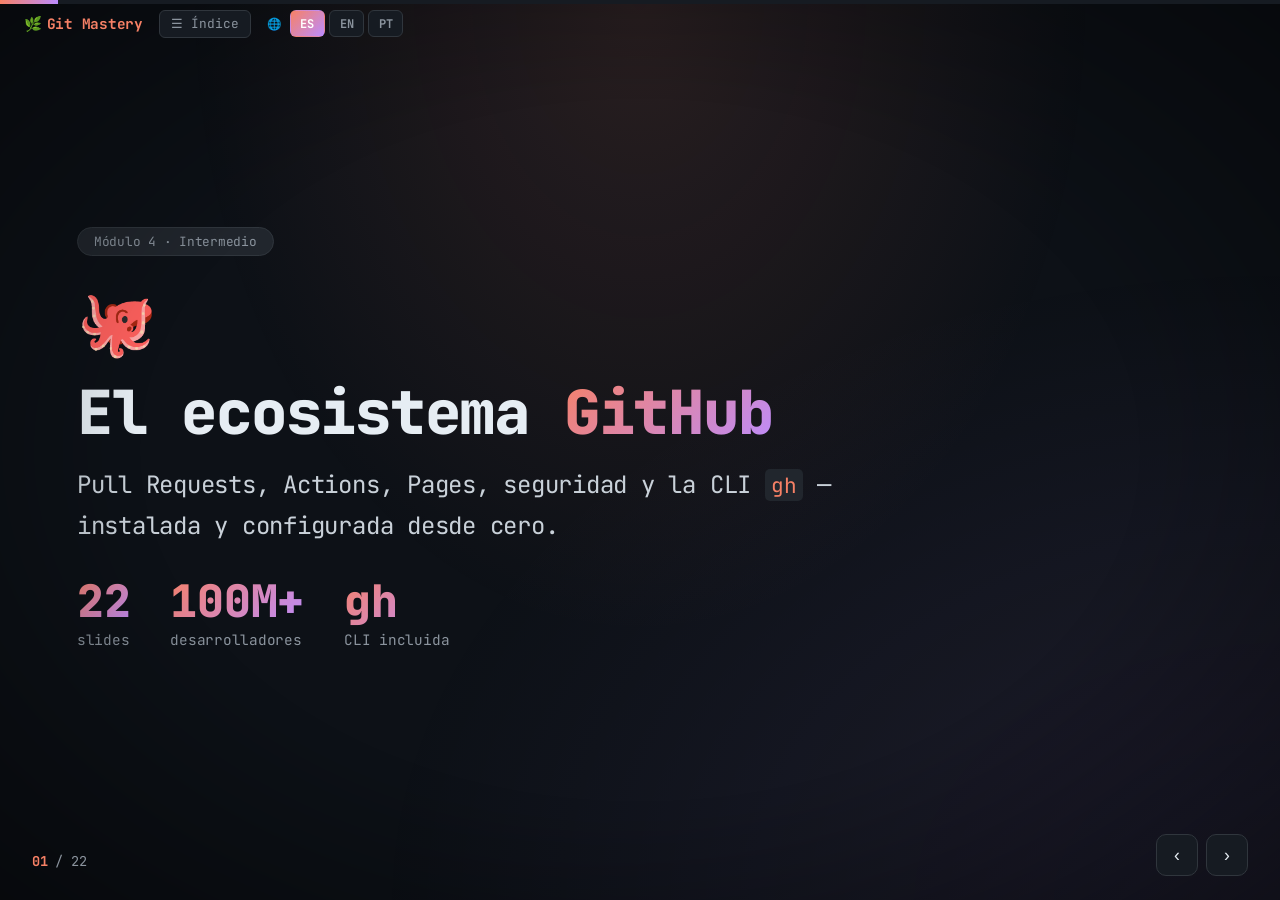
<file: 04-github.html>
<!DOCTYPE html>
<html lang="es">
<head>
<meta charset="UTF-8">
<meta name="viewport" content="width=device-width, initial-scale=1.0">
<title>GitHub — Git Mastery</title>
<link rel="stylesheet" href="assets/slides.css">
</head>
<body>
<div class="progress-wrap"><div class="progress"></div></div>
<div class="topnav">
  <a href="index.html" class="brand"><span>🌿</span>Git Mastery</a>
  <button class="toc-btn" data-nav="toc">☰ Índice</button>
</div>
<div class="counter"><span class="cur">01</span> / 00</div>
<div class="controls">
  <button class="ctrl-btn" data-nav="prev">‹</button>
  <button class="ctrl-btn" data-nav="next">›</button>
</div>
<div class="toc-overlay">
  <button class="toc-close" data-nav="close-toc">✕</button>
  <h2 data-en="Index — GitHub" data-pt="Índice — GitHub">Índice — GitHub</h2>
  <div class="toc-list"></div>
</div>
<div class="deck">

<!-- 1 -->
<section class="slide title-slide" data-title="GitHub" data-en-title="GitHub" data-pt-title="GitHub">
  <span class="badge" data-en="Module 4 · Intermediate" data-pt="Módulo 4 · Intermédio">Módulo 4 · Intermedio</span>
  <div class="emoji-big">🐙</div>
  <h1 data-en="The <span class='hl'>GitHub</span> ecosystem" data-pt="O ecossistema do <span class='hl'>GitHub</span>">El ecosistema <span class="hl">GitHub</span></h1>
  <p class="lead" data-en="Pull Requests, Actions, Pages, security and the gh CLI — installed and configured from zero." data-pt="Pull Requests, Actions, Pages, segurança e a CLI gh — instalados e configurados do zero.">Pull Requests, Actions, Pages, seguridad y la CLI <code>gh</code> — instalada y configurada desde cero.</p>
  <div class="stats">
    <div class="stat"><div class="num">22</div><div class="lbl" data-en="slides" data-pt="slides">slides</div></div>
    <div class="stat"><div class="num">100M+</div><div class="lbl" data-en="developers" data-pt="devs">desarrolladores</div></div>
    <div class="stat"><div class="num">gh</div><div class="lbl" data-en="CLI included" data-pt="CLI incluída">CLI incluida</div></div>
  </div>
</section>

<!-- 2 -->
<section class="slide" data-title="¿Qué es GitHub?" data-en-title="What is GitHub?" data-pt-title="O que é o GitHub?">
  <div class="slide-num">02</div>
  <div class="kicker" data-en="Concept" data-pt="Conceito">Concepto</div>
  <h2 data-en="What is <span class='hl'>GitHub</span>?" data-pt="O que é o <span class='hl'>GitHub</span>?">¿Qué es <span class="hl">GitHub</span>?</h2>
  <p data-en="A platform to host Git repositories in the cloud, plus collaboration, automation and security tools on top." data-pt="Uma plataforma para hospedar repositórios Git na nuvem, com ferramentas de colaboração, automação e segurança por cima.">Una plataforma para alojar repositorios Git en la nube, más herramientas de colaboración, automatización y seguridad por encima.</p>
  <div class="cards" style="max-width:1000px">
    <div class="card p"><div class="card-icon">📦</div><h4 data-en="Hosting" data-pt="Hospedagem">Hosting</h4><p data-en="Your repos in the cloud. Public free, private free." data-pt="Seus repositórios na nuvem. Públicos grátis, privados grátis.">Tus repos en la nube. Públicos gratis, privados gratis.</p></div>
    <div class="card b"><div class="card-icon">🔄</div><h4 data-en="Collaboration" data-pt="Colaboração">Colaboración</h4><p data-en="Pull Requests, Issues, Discussions, Projects." data-pt="Pull Requests, Issues, Discussions, Projects.">Pull Requests, Issues, Discussions, Projects.</p></div>
    <div class="card g"><div class="card-icon">⚙️</div><h4 data-en="Automation" data-pt="Automação">Automatización</h4><p data-en="GitHub Actions: CI/CD inside the platform." data-pt="GitHub Actions: CI/CD dentro da plataforma.">GitHub Actions: CI/CD dentro de la plataforma.</p></div>
    <div class="card o"><div class="card-icon">🛡️</div><h4 data-en="Security" data-pt="Segurança">Seguridad</h4><p data-en="Dependabot, code scanning, secret scanning." data-pt="Dependabot, code scanning, secret scanning.">Dependabot, code scanning, secret scanning.</p></div>
  </div>
</section>

<!-- 3 -->
<section class="slide" data-title="Repositorios" data-en-title="Repositories" data-pt-title="Repositórios">
  <div class="slide-num">03</div>
  <div class="kicker" data-en="Basics" data-pt="Básico">Básico</div>
  <h2 data-en="Repositories" data-pt="Repositórios">Repositorios</h2>
  <p data-en="A repo on GitHub is your project's home. Create it on the web, then connect your local Git to it." data-pt="Um repositório no GitHub é a casa do seu projeto. Crie na web e depois conecte seu Git local a ele.">Un repo en GitHub es la casa de tu proyecto. Lo creas en la web y luego conectas tu Git local a él.</p>
  <div class="code-block">
    <div class="code-header"><div class="dots"><span></span><span></span><span></span></div><span data-en="connect a local repo" data-pt="conectar um repo local">conectar un repo local</span></div>
    <pre><span class="c"># Creaste el repo vacío en github.com → conecta tu local</span>
<span class="t">git</span> <span class="k">remote</span> add origin <span class="s">git@github.com:yo/proyecto.git</span>
<span class="t">git</span> <span class="k">branch</span> -M main
<span class="t">git</span> <span class="k">push</span> -u origin main

<span class="c"># Clonar uno existente</span>
<span class="t">git</span> <span class="k">clone</span> <span class="s">git@github.com:yo/proyecto.git</span></pre>
  </div>
  <div class="note"><span class="note-label" data-en="Visibility" data-pt="Visibilidade">Visibilidad</span><p data-en="Public = anyone can read. Private = only invited people. Both are free." data-pt="Público = qualquer um pode ler. Privado = só convidados. Os dois são grátis.">Público = cualquiera puede leer. Privado = solo invitados. Ambos gratis.</p></div>
</section>

<!-- 4 -->
<section class="slide" data-title="Fork y clone" data-en-title="Fork and clone" data-pt-title="Fork e clone">
  <div class="slide-num">04</div>
  <div class="kicker" data-en="Open source" data-pt="Open source">Open source</div>
  <h2><span class="hl" data-en="Fork" data-pt="Fork">Fork</span> <span data-en="and" data-pt="e">y</span> <span class="hl" data-en="clone" data-pt="clone">clone</span></h2>
  <p data-en="A fork is your personal copy of someone else's repo. You can change it freely, then propose changes back." data-pt="Um fork é sua cópia pessoal do repositório de outra pessoa. Você muda à vontade e depois propõe as mudanças de volta.">Un fork es tu copia personal del repo de otra persona. Lo cambias libremente y luego propones cambios de vuelta.</p>
  <div class="diagram">
    <div class="node g" data-en="original" data-pt="original">original</div>
    <span class="arrow">→ fork →</span>
    <div class="node b" data-en="your fork" data-pt="seu fork">tu fork</div>
    <span class="arrow">→ clone →</span>
    <div class="node o" data-en="your PC" data-pt="seu PC">tu PC</div>
  </div>
  <div class="code-block">
    <div class="code-header"><div class="dots"><span></span><span></span><span></span></div>fork flow</div>
    <pre><span class="c"># 1. Fork en la web (botón Fork) → crea yo/proyecto</span>
<span class="c"># 2. Clona tu fork</span>
<span class="t">git</span> <span class="k">clone</span> <span class="s">git@github.com:yo/proyecto.git</span>
<span class="c"># 3. Añade el original como upstream</span>
<span class="t">git</span> <span class="k">remote</span> add upstream <span class="s">git@github.com:original/proyecto.git</span></pre>
  </div>
</section>

<!-- 5 -->
<section class="slide" data-title="Pull Requests" data-en-title="Pull Requests" data-pt-title="Pull Requests">
  <div class="slide-num">05</div>
  <div class="kicker" data-en="Core feature" data-pt="Recurso central">Recurso central</div>
  <h2><span class="hl">Pull Requests</span></h2>
  <p data-en="A PR is a proposal: 'merge my branch into main'. It shows the diff, runs checks and collects reviews before merging." data-pt="Um PR é uma proposta: 'misture minha branch no main'. Mostra o diff, roda verificações e coleta revisões antes de mesclar.">Un PR es una propuesta: 'mezcla mi rama en main'. Muestra el diff, corre chequeos y junta revisiones antes de mergear.</p>
  <div class="diagram">
    <div class="node b" data-en="feature branch" data-pt="branch feature">rama feature</div>
    <span class="arrow">→ open PR →</span>
    <div class="node p" data-en="review + CI" data-pt="revisão + CI">revisión + CI</div>
    <span class="arrow">→ merge →</span>
    <div class="node g">main</div>
  </div>
  <div class="cards" style="max-width:1000px">
    <div class="card g"><h4 data-en="1. Open" data-pt="1. Abrir">1. Abrir</h4><p data-en="Push your branch, click 'Compare & pull request', write a clear title and description." data-pt="Envie sua branch, clique em 'Compare & pull request', escreva título e descrição claros.">Sube tu rama, pulsa 'Compare & pull request', escribe título y descripción claros.</p></div>
    <div class="card b"><h4 data-en="2. Review" data-pt="2. Revisar">2. Revisar</h4><p data-en="Teammates comment line by line. Request changes or approve." data-pt="Colegas comentam linha a linha. Pedem mudanças ou aprovam.">Compañeros comentan línea por línea. Piden cambios o aprueban.</p></div>
    <div class="card p"><h4 data-en="3. Checks" data-pt="3. Verificações">3. Chequeos</h4><p data-en="Actions run tests, linters, builds. Must pass to merge." data-pt="Actions rodam testes, linters, builds. Precisam passar para mesclar.">Actions corren tests, linters, builds. Deben pasar para mergear.</p></div>
    <div class="card o"><h4 data-en="4. Merge" data-pt="4. Mesclar">4. Mergear</h4><p data-en="Merge, squash-merge or rebase-merge. Then delete the branch." data-pt="Merge, squash-merge ou rebase-merge. Depois apague a branch.">Merge, squash-merge o rebase-merge. Luego borra la rama.</p></div>
  </div>
</section>

<!-- 6 -->
<section class="slide" data-title="Issues" data-en-title="Issues" data-pt-title="Issues">
  <div class="slide-num">06</div>
  <div class="kicker" data-en="Tracking" data-pt="Rastreamento">Seguimiento</div>
  <h2><span class="hl">Issues</span></h2>
  <p data-en="Issues track bugs, tasks and ideas. Each one has a number, assignee, labels and linked PRs." data-pt="Issues rastreiam bugs, tarefas e ideias. Cada um tem número, responsável, labels e PRs vinculados.">Las Issues rastrean bugs, tareas e ideas. Cada una tiene número, responsable, labels y PRs vinculados.</p>
  <div class="code-block">
    <div class="code-header"><div class="dots"><span></span><span></span><span></span></div><span data-en="reference in commits" data-pt="referenciar em commits">referenciar en commits</span></div>
    <pre><span class="c"># Un commit puede cerrar un issue al mergear</span>
<span class="t">git</span> <span class="k">commit</span> -m <span class="s">"fix: login crash. Closes #42"</span>
<span class="c">#  Closes, Fixes, Resolves + #numero → cierra al merge</span></pre>
  </div>
  <div class="tip"><span class="tip-label" data-en="Tip" data-pt="Dica">Tip</span><p data-en="Label templates keep issues organized: bug, enhancement, good-first-issue, help-wanted." data-pt="Templates de labels mantêm issues organizadas: bug, enhancement, good-first-issue, help-wanted.">Plantillas de labels mantienen las issues ordenadas: bug, enhancement, good-first-issue, help-wanted.</p></div>
</section>

<!-- 7 -->
<section class="slide" data-title="Projects y Discussions" data-en-title="Projects and Discussions" data-pt-title="Projects e Discussions">
  <div class="slide-num">07</div>
  <div class="kicker" data-en="Beyond code" data-pt="Além do código">Más allá del código</div>
  <h2 data-en="Projects & <span class='hl'>Discussions</span>" data-pt="Projects & <span class='hl'>Discussions</span>">Projects y <span class="hl">Discussions</span></h2>
  <div class="cards" style="max-width:1000px">
    <div class="card b"><div class="card-icon">📋</div><h4 data-en="Projects" data-pt="Projects">Projects</h4><p data-en="Kanban boards that group issues and PRs across repos. Plan sprints and releases." data-pt="Quadros Kanban que agrupam issues e PRs de vários repos. Planeje sprints e releases.">Tableros Kanban que agrupan issues y PRs de varios repos. Planea sprints y releases.</p></div>
    <div class="card p"><div class="card-icon">💬</div><h4 data-en="Discussions" data-pt="Discussions">Discussions</h4><p data-en="Q&A and threads, like a forum. For questions that aren't bugs." data-pt="P&R e threads, tipo fórum. Para perguntas que não são bugs.">Preguntas y respuestas en hilos, como un foro. Para dudas que no son bugs.</p></div>
    <div class="card g"><div class="card-icon">⭐</div><h4 data-en="Stars & Watch" data-pt="Stars & Watch">Stars & Watch</h4><p data-en="Stars = bookmark/popularity. Watch = get notifications on activity." data-pt="Stars = favorito/popularidade. Watch = notificações de atividade.">Stars = favorito/popularidad. Watch = notificaciones de actividad.</p></div>
  </div>
</section>

<!-- 8 -->
<section class="slide" data-title="GitHub Actions" data-en-title="GitHub Actions" data-pt-title="GitHub Actions">
  <div class="slide-num">08</div>
  <div class="kicker" data-en="CI/CD" data-pt="CI/CD">CI/CD</div>
  <h2>GitHub <span class="hl">Actions</span></h2>
  <p data-en="Automate on events: push, PR, schedule, release. Define jobs in YAML inside .github/workflows/." data-pt="Automatize em eventos: push, PR, schedule, release. Defina jobs em YAML em .github/workflows/.">Automatiza en eventos: push, PR, schedule, release. Defines jobs en YAML dentro de .github/workflows/.</p>
  <div class="code-block">
    <div class="code-header"><div class="dots"><span></span><span></span><span></span></div>.github/workflows/ci.yml</div>
    <pre><span class="k">name</span>: CI
<span class="k">on</span>: [push, pull_request]
<span class="k">jobs</span>:
  <span class="v">test</span>:
    <span class="k">runs-on</span>: <span class="s">ubuntu-latest</span>
    <span class="k">steps</span>:
      - <span class="k">uses</span>: <span class="s">actions/checkout@v4</span>
      - <span class="k">uses</span>: <span class="s">actions/setup-node@v4</span>
        <span class="k">with</span>:
          <span class="v">node-version</span>: <span class="s">'20'</span>
      - <span class="k">run</span>: <span class="s">npm ci</span>
      - <span class="k">run</span>: <span class="s">npm test</span></pre>
  </div>
  <div class="tip"><span class="tip-label" data-en="Why it matters" data-pt="Por que importa">Por qué importa</span><p data-en="Every PR shows green/red checks. No broken code reaches main." data-pt="Todo PR mostra checks verde/vermelho. Nenhum código quebrado chega ao main.">Cada PR muestra checks verde/rojo. Ningún código roto llega a main.</p></div>
</section>

<!-- 9 -->
<section class="slide" data-title="GitHub Pages" data-en-title="GitHub Pages" data-pt-title="GitHub Pages">
  <div class="slide-num">09</div>
  <div class="kicker" data-en="Hosting" data-pt="Hospedagem">Hosting</div>
  <h2>GitHub <span class="hl">Pages</span></h2>
  <p data-en="Publish a static site for free from your repo. Great for docs and demos." data-pt="Publique um site estático grátis do seu repo. Ótimo para docs e demos.">Publica un sitio estático gratis desde tu repo. Ideal para docs y demos.</p>
  <div class="code-block">
    <div class="code-header"><div class="dots"><span></span><span></span><span></span></div><span data-en="two ways" data-pt="duas formas">dos formas</span></div>
    <pre><span class="c"># Opción A: rama gh-pages con HTML/CSS/JS</span>
<span class="t">git</span> <span class="k">switch</span> --orphan gh-pages
<span class="c"># Settings → Pages → Branch: gh-pages</span>

<span class="c"># Opción B: genera con Actions (build de Vite/Next)</span>
<span class="c"># Settings → Pages → Source: GitHub Actions</span>
<span class="c"># → URL: https://usuario.github.io/repositorio/</span></pre>
  </div>
</section>

<!-- 10 -->
<section class="slide" data-title="Releases y Tags" data-en-title="Releases and Tags" data-pt-title="Releases e Tags">
  <div class="slide-num">10</div>
  <div class="kicker" data-en="Versioning" data-pt="Versionamento">Versionado</div>
  <h2 data-en="Releases & <span class='hl'>Tags</span>" data-pt="Releases & <span class='hl'>Tags</span>">Releases y <span class="hl">Tags</span></h2>
  <div class="code-block">
    <div class="code-header"><div class="dots"><span></span><span></span><span></span></div><span data-en="tags" data-pt="tags">tags</span></div>
    <pre><span class="c"># Crear un tag anotado</span>
<span class="t">git</span> <span class="k">tag</span> -a v1.0.0 -m <span class="s">"Primera versión estable"</span>
<span class="t">git</span> <span class="k">push</span> origin v1.0.0

<span class="c"># Listar tags</span>
<span class="t">git</span> <span class="k">tag</span> --list

<span class="c"># Borrar un tag</span>
<span class="t">git</span> <span class="k">tag</span> -d v1.0.0
<span class="t">git</span> <span class="k">push</span> origin --delete v1.0.0</pre>
  </div>
  <div class="note"><span class="note-label" data-en="Release" data-pt="Release">Release</span><p data-en="A release = tag + release notes + downloadable assets. Created on the web or with the gh CLI." data-pt="Um release = tag + notas + arquivos pra baixar. Criado na web ou com a CLI gh.">Un release = tag + notas de versión + archivos descargables. Se crea en la web o con la CLI gh.</p></div>
</section>

<!-- 11 -->
<section class="slide" data-title="Seguridad" data-en-title="Security" data-pt-title="Segurança">
  <div class="slide-num">11</div>
  <div class="kicker" data-en="Security" data-pt="Segurança">Seguridad</div>
  <h2 data-en="<span class='hl'>Security</span> built in" data-pt="<span class='hl'>Segurança</span> embutida"><span class="hl">Seguridad</span> integrada</h2>
  <div class="cards" style="max-width:1000px">
    <div class="card o"><div class="card-icon">🤖</div><h4 data-en="Dependabot" data-pt="Dependabot">Dependabot</h4><p data-en="Opens PRs to bump vulnerable dependencies automatically." data-pt="Abre PRs pra atualizar dependências vulneráveis automaticamente.">Abre PRs para actualizar dependencias vulnerables automáticamente.</p></div>
    <div class="card p"><div class="card-icon">🔍</div><h4 data-en="Code scanning" data-pt="Code scanning">Code scanning</h4><p data-en="Finds vulnerabilities in your code with CodeQL on every PR." data-pt="Acha vulnerabilidades no seu código com CodeQL em todo PR.">Encuentra vulnerabilidades en tu código con CodeQL en cada PR.</p></div>
    <div class="card g"><div class="card-icon">🔐</div><h4 data-en="Secret scanning" data-pt="Secret scanning">Secret scanning</h4><p data-en="Detects pushed secrets (keys, tokens) and alerts you." data-pt="Detecta segredos enviados (chaves, tokens) e alerta.">Detecta secretos subidos (keys, tokens) y te alerta.</p></div>
    <div class="card b"><div class="card-icon">🔑</div><h4 data-en="Signed commits" data-pt="Commits assinados">Commits firmados</h4><p data-en="Verified badge proves a commit is really yours." data-pt="Selo 'Verified' prova que o commit é seu mesmo.">El sello 'Verified' prueba que el commit es tuyo de verdad.</p></div>
  </div>
</section>

<!-- 12 -->
<section class="slide" data-title="La CLI gh — instalar" data-en-title="The gh CLI — install" data-pt-title="A CLI gh — instalar">
  <div class="slide-num">12</div>
  <div class="kicker" data-en="CLI · install" data-pt="CLI · instalar">CLI · instalar</div>
  <h2 data-en="Install <span class='hl'>gh</span> — per OS" data-pt="Instalar <span class='hl'>gh</span> — por SO">Instalar <span class="hl">gh</span> — por sistema</h2>
  <p data-en="The official GitHub CLI lets you do everything from the terminal. Pick your system:" data-pt="A CLI oficial do GitHub faz tudo pelo terminal. Escolha seu sistema:">La CLI oficial de GitHub te deja hacer todo desde el terminal. Elige tu sistema:</p>
  <div class="os-tabs" data-os-group="gh-install">
    <div class="os-tab active" data-os="win">🪟 Windows</div>
    <div class="os-tab" data-os="mac">🍎 macOS</div>
    <div class="os-tab" data-os="linux">🐧 Linux</div>
  </div>
  <div class="os-panel active" data-os="win" data-os-group="gh-install">
    <div class="code-block"><div class="code-header"><div class="dots"><span></span><span></span><span></span></div>Windows</div>
      <pre><span class="c"># Opción 1: winget (Windows 10/11)</span>
<span class="t">winget</span> install --id GitHub.cli

<span class="c"># Opción 2: Scoop</span>
<span class="t">scoop</span> install gh

<span class="c"># Opción 3: Chocolatey</span>
<span class="t">choco</span> install gh

<span class="c"># Verifica</span>
<span class="t">gh</span> --version</pre>
    </div>
  </div>
  <div class="os-panel" data-os="mac" data-os-group="gh-install">
    <div class="code-block"><div class="code-header"><div class="dots"><span></span><span></span><span></span></div>macOS</div>
      <pre><span class="c"># Homebrew (lo más común)</span>
<span class="t">brew</span> install gh

<span class="c"># MacPorts</span>
<span class="t">port</span> install gh

<span class="c"># Verifica</span>
<span class="t">gh</span> --version</pre>
    </div>
  </div>
  <div class="os-panel" data-os="linux" data-os-group="gh-install">
    <div class="code-block"><div class="code-header"><div class="dots"><span></span><span></span><span></span></div>Linux</div>
      <pre><span class="c"># Debian / Ubuntu (repo oficial)</span>
<span class="k">curl</span> -fsSL <span class="s">https://cli.github.com/packages/githubcli-archive-keyring.gpg</span> \
  | <span class="k">sudo</span> dd of=/usr/share/keyrings/githubcli-archive-keyring.gpg
<span class="k">echo</span> <span class="s">"deb [arch=$(dpkg --print-architecture) signed-by=/usr/share/keyrings/githubcli-archive-keyring.gpg] https://cli.github.com/packages stable main"</span> \
  | <span class="k">sudo</span> tee /etc/apt/sources.list.d/github-cli.list &gt; /dev/null
<span class="k">sudo</span> apt update && <span class="k">sudo</span> apt install gh

<span class="c"># Fedora / RHEL</span>
<span class="k">sudo</span> dnf install gh

<span class="c"># Arch</span>
<span class="k">sudo</span> pacman -S github-cli

<span class="c"># Verifica</span>
<span class="t">gh</span> --version</pre>
    </div>
  </div>
</section>

<!-- 13 -->
<section class="slide" data-title="gh — autenticación" data-en-title="gh — authenticate" data-pt-title="gh — autenticar">
  <div class="slide-num">13</div>
  <div class="kicker" data-en="CLI · setup" data-pt="CLI · setup">CLI · configurar</div>
  <h2 data-en="<span class='hl'>gh</span> — authenticate" data-pt="<span class='hl'>gh</span> — autenticar"><span class="hl">gh</span> — autenticar</h2>
  <div class="code-block">
    <div class="code-header"><div class="dots"><span></span><span></span><span></span></div><span data-en="login" data-pt="login">login</span></div>
    <pre><span class="c"># Login interactivo (abre el navegador)</span>
<span class="t">gh</span> auth login
<span class="c">#  → elige GitHub.com → HTTPS o SSH → pega el token</span>

<span class="c"># Comprueba el estado</span>
<span class="t">gh</span> auth status

<span class="c"># Renueva / cambia de cuenta</span>
<span class="t">gh</span> auth refresh

<span class="c"># Logout</span>
<span class="t">gh</span> auth logout</pre>
  </div>
  <div class="tip"><span class="tip-label" data-en="Tip" data-pt="Dica">Tip</span><p data-en="After auth, gh also configures git credentials for you, so git push works without typing passwords." data-pt="Depois do login, o gh configura as credenciais do git pra você, então o push funciona sem senha.">Tras el login, gh también configura las credenciales de git, así push funciona sin pedir contraseña.</p></div>
</section>

<!-- 14 -->
<section class="slide" data-title="gh — repos" data-en-title="gh — repos" data-pt-title="gh — repos">
  <div class="slide-num">14</div>
  <div class="kicker" data-en="CLI · repos" data-pt="CLI · repos">CLI · repos</div>
  <h2 data-en="<span class='hl'>gh</span> — manage repos" data-pt="<span class='hl'>gh</span> — gerenciar repos"><span class="hl">gh</span> — gestionar repos</h2>
  <div class="code-block">
    <div class="code-header"><div class="dots"><span></span><span></span><span></span></div><span data-en="repo commands" data-pt="comandos de repo">comandos de repo</span></div>
    <pre><span class="c"># Crear un repo nuevo desde el terminal</span>
<span class="t">gh</span> repo create mi-proyecto --public --source=. --remote=origin --push

<span class="c"># Clonar</span>
<span class="t">gh</span> repo clone usuario/repo

<span class="c"># Ver un repo en el navegador</span>
<span class="t">gh</span> repo view --web

<span class="c"># Hacer fork</span>
<span class="t">gh</span> repo fork usuario/repo --clone</pre>
  </div>
</section>

<!-- 15 -->
<section class="slide" data-title="gh — PRs" data-en-title="gh — PRs" data-pt-title="gh — PRs">
  <div class="slide-num">15</div>
  <div class="kicker" data-en="CLI · pull requests" data-pt="CLI · pull requests">CLI · pull requests</div>
  <h2 data-en="<span class='hl'>gh</span> — Pull Requests" data-pt="<span class='hl'>gh</span> — Pull Requests"><span class="hl">gh</span> — Pull Requests</h2>
  <div class="code-block">
    <div class="code-header"><div class="dots"><span></span><span></span><span></span></div>pr</div>
    <pre><span class="c"># Crear PR con un comando</span>
<span class="t">gh</span> pr create --title <span class="s">"feat: login"</span> --body <span class="s">"Añade login con Google"</span>

<span class="c"># Listar PRs abiertos</span>
<span class="t">gh</span> pr list

<span class="c"># Ver el PR actual en el navegador</span>
<span class="t">gh</span> pr view --web

<span class="c"># Bajar el PR #42 a tu local</span>
<span class="t">gh</span> pr checkout 42

<span class="c"># Hacer review desde el terminal</span>
<span class="t">gh</span> pr review --approve --comment <span class="s">"Buen trabajo"</span>

<span class="c"># Mergear (squash)</span>
<span class="t">gh</span> pr merge 42 --squash --delete-branch</pre>
  </div>
</section>

<!-- 16 -->
<section class="slide" data-title="gh — issues y más" data-en-title="gh — issues and more" data-pt-title="gh — issues e mais">
  <div class="slide-num">16</div>
  <div class="kicker" data-en="CLI · more" data-pt="CLI · mais">CLI · más</div>
  <h2 data-en="<span class='hl'>gh</span> — issues, actions, gist" data-pt="<span class='hl'>gh</span> — issues, actions, gist"><span class="hl">gh</span> — issues, actions, gist</h2>
  <div class="code-block">
    <div class="code-header"><div class="dots"><span></span><span></span><span></span></div><span data-en="more commands" data-pt="mais comandos">más comandos</span></div>
    <pre><span class="c"># Issues</span>
<span class="t">gh</span> issue create --title <span class="s">"Bug en login"</span> --body <span class="s">"Pasos..."</span>
<span class="t">gh</span> issue list
<span class="t">gh</span> issue view 7 --comments

<span class="c"># Ver runs de Actions</span>
<span class="t">gh</span> run list
<span class="t">gh</span> run view
<span class="t">gh</span> run watch      <span class="c"># sigue en vivo</span>

<span class="c"># Crear un release</span>
<span class="t">gh</span> release create v1.0.0 --notes <span class="s">"Primera versión"</span>

<span class="c"># Gist (snippet compartible)</span>
<span class="t">gh</span> gist create archivo.js --public

<span class="c"># Abrir el repo en el navegador</span>
<span class="t">gh</span> repo view --web</pre>
  </div>
</section>

<!-- 17 -->
<section class="slide" data-title="gh extensions" data-en-title="gh extensions" data-pt-title="gh extensions">
  <div class="slide-num">17</div>
  <div class="kicker" data-en="CLI · extend" data-pt="CLI · extender">CLI · extender</div>
  <h2 data-en="<span class='hl'>gh</span> extensions" data-pt="extensões do <span class='hl'>gh</span>">Extensiones de <span class="hl">gh</span></h2>
  <p data-en="Install community extensions that add new gh subcommands." data-pt="Instale extensões da comunidade que adicionam novos subcomandos ao gh.">Instala extensiones de la comunidad que añaden nuevos subcomandos a gh.</p>
  <div class="code-block">
    <div class="code-header"><div class="dots"><span></span><span></span><span></span></div><span data-en="extensions" data-pt="extensões">extensiones</span></div>
    <pre><span class="c"># Instalar una extensión</span>
<span class="t">gh</span> extension install dlvhdr/gh-dash

<span class="c"># Listar instaladas</span>
<span class="t">gh</span> extension list

<span class="c"># Ejecutar (el nombre se vuelve subcomando)</span>
<span class="t">gh</span> dash

<span class="c"># Crear la tuya</span>
<span class="t">gh</span> extension create mi-ext</pre>
  </div>
</section>

<!-- 18 -->
<section class="slide" data-title="GitHub Flow con gh" data-en-title="GitHub Flow with gh" data-pt-title="GitHub Flow com gh">
  <div class="slide-num">18</div>
  <div class="kicker" data-en="Full flow" data-pt="Fluxo completo">Flujo completo</div>
  <h2 data-en="A full PR flow <span class='hl'>without leaving the terminal</span>" data-pt="Um fluxo de PR completo <span class='hl'>sem sair do terminal</span>">Un flujo de PR completo <span class="hl">sin salir del terminal</span></h2>
  <div class="code-block">
    <div class="code-header"><div class="dots"><span></span><span></span><span></span></div><span data-en="the whole loop" data-pt="o loop todo">el ciclo entero</span></div>
    <pre><span class="c"># 1. Crea la rama</span>
<span class="t">git</span> <span class="k">switch</span> -c feature/login

<span class="c"># 2. Trabaja y confirma</span>
<span class="t">git</span> <span class="k">commit</span> -am <span class="s">"feat(auth): login"</span>

<span class="c"># 3. Sube y abre el PR</span>
<span class="t">git</span> <span class="k">push</span> -u origin feature/login
<span class="t">gh</span> pr create --fill   <span class="c"># usa el último commit como base</span>

<span class="c"># 4. Mira el CI</span>
<span class="t">gh</span> run watch

<span class="c"># 5. Mergear y limpiar</span>
<span class="t">gh</span> pr merge --squash --delete-branch</pre>
  </div>
</section>

<!-- 19 -->
<section class="slide" data-title="Configuración recomendada" data-en-title="Recommended config" data-pt-title="Configuração recomendada">
  <div class="slide-num">19</div>
  <div class="kicker" data-en="Pro tips" data-pt="Dicas de pro">Pro tips</div>
  <h2 data-en="<span class='hl'>Recommended</span> config" data-pt="Configuração <span class='hl'>recomendada</span>">Configuración <span class="hl">recomendada</span></h2>
  <div class="code-block">
    <div class="code-header"><div class="dots"><span></span><span></span><span></span></div>git + gh config</div>
    <pre><span class="c"># Editor y rama por defecto</span>
<span class="t">git</span> <span class="k">config</span> --global init.defaultBranch main
<span class="t">git</span> <span class="k">config</span> --global pull.rebase true

<span class="c"># gh usa el editor de código</span>
<span class="t">gh</span> config set editor <span class="s">code --wait</span>

<span class="c"># Plantilla de PR en el repo: .github/PULL_REQUEST_TEMPLATE.md</span>
<span class="c"># Plantilla de issue: .github/ISSUE_TEMPLATE/*.md</span></pre>
  </div>
  <div class="tip"><span class="tip-label" data-en="Tip" data-pt="Dica">Tip</span><p data-en="PR/issue templates fill the description automatically, so every PR follows your team's format." data-pt="Templates de PR/issue preenchem a descrição, então todo PR segue o formato do time.">Las plantillas de PR/issue rellenan la descripción, así cada PR sigue el formato de tu equipo.</p></div>
</section>

<!-- 20 -->
<section class="slide" data-title="Resumen gh" data-en-title="gh summary" data-pt-title="Resumo gh">
  <div class="slide-num">20</div>
  <div class="kicker" data-en="Summary" data-pt="Resumo">Resumen</div>
  <h2 data-en="<span class='hl'>gh</span> command map" data-pt="Mapa de comandos <span class='hl'>gh</span>">Mapa de comandos <span class="hl">gh</span></h2>
  <table class="tbl">
    <tr><th data-en="Command" data-pt="Comando">Comando</th><th data-en="What it does" data-pt="O que faz">Qué hace</th></tr>
    <tr><td><code>gh auth login</code></td><td data-en="Log in with your account" data-pt="Entrar com sua conta">Entrar con tu cuenta</td></tr>
    <tr><td><code>gh repo create/clone</code></td><td data-en="Create or clone a repo" data-pt="Criar ou clonar um repo">Crear o clonar un repo</td></tr>
    <tr><td><code>gh pr create/list/merge</code></td><td data-en="Manage pull requests" data-pt="Gerenciar pull requests">Gestionar pull requests</td></tr>
    <tr><td><code>gh pr checkout N</code></td><td data-en="Bring PR #N to local" data-pt="Trazer o PR #N ao local">Traer el PR #N a local</td></tr>
    <tr><td><code>gh issue create/list/view</code></td><td data-en="Manage issues" data-pt="Gerenciar issues">Gestionar issues</td></tr>
    <tr><td><code>gh run list/watch</code></td><td data-en="See Actions runs live" data-pt="Ver runs de Actions ao vivo">Ver runs de Actions en vivo</td></tr>
    <tr><td><code>gh release create</code></td><td data-en="Create a release + tag" data-pt="Criar um release + tag">Crear un release + tag</td></tr>
    <tr><td><code>gh gist create</code></td><td data-en="Share a code snippet" data-pt="Compartilhar um snippet">Compartir un snippet</td></tr>
    <tr><td><code>gh extension install</code></td><td data-en="Add a community extension" data-pt="Adicionar uma extensão">Añadir una extensión</td></tr>
  </table>
</section>

<!-- 21 -->
<section class="slide" data-title="Errores comunes" data-en-title="Common mistakes" data-pt-title="Erros comuns">
  <div class="slide-num">21</div>
  <div class="kicker" data-en="Traps" data-pt="Armadilhas">Trampas</div>
  <h2 data-en="Common <span class='hl'>mistakes</span>" data-pt="Erros <span class='hl'>comuns</span>">Errores <span class="hl">comunes</span></h2>
  <div class="cards" style="max-width:1100px">
    <div class="card o"><div class="card-icon">🙈</div><h4 data-en="Merge without CI green" data-pt="Mesclar sem CI verde">Mergear sin CI verde</h4><p data-en="Always wait for checks. A red check is a bug on the way to main." data-pt="Sempre espere os checks. Check vermelho é bug a caminho do main.">Siempre espera los checks. Un check rojo es un bug camino a main.</p></div>
    <div class="card o"><div class="card-icon">📝</div><h4 data-en="PR with no description" data-pt="PR sem descrição">PR sin descripción</h4><p data-en="Say what changed, why, and how to test it." data-pt="Diga o que mudou, por que e como testar.">Di qué cambió, por qué y cómo probarlo.</p></div>
    <div class="card o"><div class="card-icon">🗑️</div><h4 data-en="Never delete branches" data-pt="Nunca apagar branches">Nunca borrar ramas</h4><p data-en="Dead branches pile up. Delete after merge." data-pt="Branches mortas se acumulam. Apague após mesclar.">Las ramas muertas se acumulan. Borra tras mergear.</p></div>
  </div>
</section>

<!-- 22 -->
<section class="slide title-slide" data-title="Siguiente: GitLab" data-en-title="Next: GitLab" data-pt-title="Próximo: GitLab">
  <div class="emoji-big">🦊</div>
  <h2 data-en="Now the <span class='hl'>GitLab</span> side" data-pt="Agora o lado do <span class='hl'>GitLab</span>">Ahora el lado de <span class="hl">GitLab</span></h2>
  <p class="lead" data-en="Merge Requests, CI/CD pipelines and the glab CLI." data-pt="Merge Requests, pipelines de CI/CD e a CLI glab.">Merge Requests, pipelines de CI/CD y la CLI <code>glab</code>.</p>
  <div class="cards" style="max-width:700px">
    <a href="05-gitlab.html" class="card o" style="text-decoration:none;color:inherit"><div class="card-icon">🦊</div><h4 data-en="Module 5: GitLab" data-pt="Módulo 5: GitLab">Módulo 5: GitLab</h4><p data-en="MRs, pipelines and glab CLI" data-pt="MRs, pipelines e CLI glab">MRs, pipelines y CLI glab</p></a>
    <a href="index.html" class="card" style="text-decoration:none;color:inherit"><div class="card-icon">🏠</div><h4 data-en="Back to start" data-pt="Voltar ao início">Volver al inicio</h4><p data-en="Full index" data-pt="Índice completo">Índice completo</p></a>
  </div>
</section>

</div>
<script src="assets/bg.js"></script>
<script src="assets/slides.js"></script>
</body>
</html>
</file>
<file: assets/slides.css>
/* ===== Git Mastery — Presentation Engine ===== */
@import url('https://fonts.googleapis.com/css2?family=Inter:wght@400;500;600;700;800&family=JetBrains+Mono:wght@400;500;700&display=swap');

:root {
  --bg: #0d1117;
  --bg2: #161b22;
  --bg3: #21262d;
  --border: #30363d;
  --text: #e6edf3;
  --muted: #8b949e;
  --accent: #f78166;
  --green: #3fb950;
  --blue: #58a6ff;
  --purple: #bc8cff;
  --yellow: #e3b341;
  --orange: #db6d28;
  --red: #f85149;
  --shadow: 0 12px 40px rgba(0,0,0,.45);
  --mono: 'JetBrains Mono', 'Fira Code', Consolas, monospace;
  --sans: 'Inter', system-ui, sans-serif;
}

* { box-sizing: border-box; margin: 0; padding: 0; }
html, body { height: 100%; overflow: hidden; background: var(--bg); color: var(--text); font-family: var(--sans); }

/* ===== Deck container ===== */
.deck { width: 100vw; height: 100vh; position: relative; }
.slide {
  position: absolute; inset: 0;
  display: none;
  flex-direction: column;
  justify-content: center;
  align-items: flex-start;
  padding: clamp(2rem, 6vw, 6rem);
  opacity: 0;
  transition: opacity .45s ease, transform .45s ease;
  transform: translateX(40px);
  overflow-y: auto;
}
.slide.active { display: flex; opacity: 1; transform: translateX(0); animation: fadeIn .5s ease; }
.slide.prev { transform: translateX(-40px); }
@keyframes fadeIn { from { opacity: 0; transform: translateX(40px); } to { opacity: 1; transform: translateX(0); } }

/* ===== Typography ===== */
.slide-num { position: absolute; top: 1.5rem; right: 2rem; color: var(--muted); font-family: var(--mono); font-size: .8rem; }
.kicker { color: var(--accent); font-family: var(--mono); font-size: .85rem; letter-spacing: .05em; text-transform: uppercase; margin-bottom: .8rem; }
.slide h1 { font-size: clamp(2rem, 5.5vw, 3.8rem); font-weight: 800; line-height: 1.08; margin-bottom: 1.2rem; max-width: 1100px; font-family: var(--mono); letter-spacing: -.02em; }
.slide h1 .hl { background: linear-gradient(135deg, var(--accent), var(--purple)); -webkit-background-clip: text; -webkit-text-fill-color: transparent; background-clip: text; }
.slide h2 { font-size: clamp(1.6rem, 3.5vw, 2.6rem); font-weight: 700; margin-bottom: 1rem; font-family: var(--mono); letter-spacing: -.01em; }
.slide h3 { font-family: var(--mono); letter-spacing: -.01em; }
.slide h2 .hl { color: var(--blue); }
.slide h3 { font-size: 1.3rem; font-weight: 600; margin-bottom: .6rem; color: var(--text); }
.slide p, .slide li { font-size: clamp(1rem, 1.6vw, 1.25rem); line-height: 1.65; color: #c9d1d9; max-width: 900px; }
.slide ul, .slide ol { margin: .5rem 0 0 1.5rem; }
.slide li { margin-bottom: .5rem; }
.slide strong { color: var(--text); font-weight: 600; }
.slide .muted { color: var(--muted); }
.slide .lead { font-size: clamp(1.15rem, 2vw, 1.5rem); color: #c9d1d9; max-width: 800px; }

/* ===== Code blocks ===== */
.code-block { background: #010409; border: 1px solid var(--border); border-radius: 10px; overflow: hidden; margin: 1rem 0; max-width: 100%; box-shadow: var(--shadow); }
.code-block .code-header { background: var(--bg2); padding: .5rem 1rem; display: flex; align-items: center; gap: .5rem; border-bottom: 1px solid var(--border); font-family: var(--mono); font-size: .78rem; color: var(--muted); }
.code-block .code-header .dots { display: flex; gap: .35rem; margin-right: .5rem; }
.code-block .code-header .dots span { width: 11px; height: 11px; border-radius: 50%; }
.code-block .code-header .dots span:nth-child(1) { background: #ff5f57; }
.code-block .code-header .dots span:nth-child(2) { background: #febc2e; }
.code-block .code-header .dots span:nth-child(3) { background: #28c840; }
.code-block pre { padding: 1rem 1.2rem; font-family: var(--mono); font-size: .88rem; line-height: 1.6; overflow-x: auto; color: #c9d1d9; }
.code-block pre .c { color: #6e7681; font-style: italic; }     /* comment */
.code-block pre .k { color: #ff7b72; }                         /* keyword */
.code-block pre .s { color: #a5d6ff; }                         /* string */
.code-block pre .n { color: #79c0ff; }                         /* number/flag */
.code-block pre .o { color: #d2a8ff; }                         /* operator */
.code-block pre .t { color: #7ee787; }                         /* command */
.code-block pre .v { color: #ffa657; }                         /* variable */
.code-block pre .p { color: #c9d1d9; }                         /* punctuation/text */
.code-block pre .b { color: #56d4dd; }                         /* branch/ref */

/* inline code */
.slide code { font-family: var(--mono); background: var(--bg3); color: var(--accent); padding: .12rem .4rem; border-radius: 5px; font-size: .88em; }

/* ===== Cards / grids ===== */
.cards { display: grid; grid-template-columns: repeat(auto-fit, minmax(240px, 1fr)); gap: 1rem; width: 100%; max-width: 1100px; margin-top: 1rem; }
.card { background: var(--bg2); border: 1px solid var(--border); border-radius: 10px; padding: 1.2rem; transition: transform .2s, border-color .2s; }
.card:hover { transform: translateY(-3px); border-color: var(--accent); }
.card .card-icon { font-size: 1.8rem; margin-bottom: .5rem; }
.card h4 { font-size: 1.05rem; margin-bottom: .4rem; }
.card p { font-size: .92rem !important; color: var(--muted); line-height: 1.5; }
.card.g { border-left: 3px solid var(--green); }
.card.b { border-left: 3px solid var(--blue); }
.card.p { border-left: 3px solid var(--purple); }
.card.o { border-left: 3px solid var(--orange); }
.card.y { border-left: 3px solid var(--yellow); }

/* ===== Two column layout ===== */
.cols { display: grid; grid-template-columns: 1fr 1fr; gap: 2rem; width: 100%; max-width: 1100px; align-items: start; }
.cols.split-30-70 { grid-template-columns: 30% 1fr; }
@media (max-width: 800px) { .cols, .cols.split-30-70 { grid-template-columns: 1fr; } }

/* ===== Tables ===== */
.tbl { width: 100%; max-width: 1000px; border-collapse: collapse; margin-top: 1rem; font-size: .95rem; }
.tbl th, .tbl td { text-align: left; padding: .65rem .9rem; border-bottom: 1px solid var(--border); }
.tbl th { color: var(--accent); font-weight: 600; font-size: .88rem; }
.tbl td { color: #c9d1d9; }
.tbl td code { font-size: .85em; }
.tbl tr:hover td { background: rgba(255,255,255,.02); }

/* ===== Diagrams ===== */
.diagram { display: flex; align-items: center; justify-content: center; gap: 1rem; flex-wrap: wrap; margin: 1.5rem 0; }
.node { background: var(--bg2); border: 2px solid var(--border); border-radius: 10px; padding: .8rem 1.2rem; text-align: center; font-size: .9rem; font-weight: 600; min-width: 120px; transition: all .3s; }
.node.g { border-color: var(--green); }
.node.b { border-color: var(--blue); }
.node.p { border-color: var(--purple); }
.node.o { border-color: var(--orange); }
.node.a { border-color: var(--accent); }
.arrow { color: var(--muted); font-size: 1.5rem; font-weight: 300; }

/* ===== Git graph viz ===== */
.graph { font-family: var(--mono); font-size: .85rem; line-height: 1.7; background: #010409; border: 1px solid var(--border); border-radius: 10px; padding: 1rem 1.2rem; white-space: pre; overflow-x: auto; max-width: 100%; }
.graph .gc { color: #3fb950; }    /* commit */
.graph .gb { color: #58a6ff; }    /* branch */
.graph .gh { color: #f78166; }    /* head */
.graph .gm { color: #bc8cff; }    /* merge */
.graph .gl { color: #8b949e; }    /* line */

/* ===== Tips / warnings ===== */
.tip { background: rgba(63,185,80,.1); border-left: 3px solid var(--green); border-radius: 0 8px 8px 0; padding: .8rem 1.2rem; margin: 1rem 0; max-width: 900px; }
.tip .tip-label { color: var(--green); font-weight: 600; font-size: .8rem; text-transform: uppercase; letter-spacing: .05em; }
.tip p { font-size: .95rem !important; margin-top: .3rem; }
.warn { background: rgba(248,81,73,.1); border-left: 3px solid var(--red); border-radius: 0 8px 8px 0; padding: .8rem 1.2rem; margin: 1rem 0; max-width: 900px; }
.warn .warn-label { color: var(--red); font-weight: 600; font-size: .8rem; text-transform: uppercase; letter-spacing: .05em; }
.warn p { font-size: .95rem !important; margin-top: .3rem; }
.note { background: rgba(88,166,255,.1); border-left: 3px solid var(--blue); border-radius: 0 8px 8px 0; padding: .8rem 1.2rem; margin: 1rem 0; max-width: 900px; }
.note .note-label { color: var(--blue); font-weight: 600; font-size: .8rem; text-transform: uppercase; letter-spacing: .05em; }
.note p { font-size: .95rem !important; margin-top: .3rem; }

/* ===== Title slide ===== */
.slide.title-slide { background: radial-gradient(ellipse at top, rgba(247,129,102,.12), transparent 50%), radial-gradient(ellipse at bottom right, rgba(188,140,255,.1), transparent 50%); }
.slide.title-slide .badge { background: var(--bg3); border: 1px solid var(--border); border-radius: 20px; padding: .3rem 1rem; font-size: .8rem; color: var(--muted); margin-bottom: 1.5rem; display: inline-block; }
.slide.title-slide .emoji-big { font-size: 4rem; margin-bottom: 1rem; }

/* ===== Controls ===== */
.controls { position: fixed; bottom: 1.5rem; right: 2rem; display: flex; gap: .5rem; z-index: 50; align-items: center; }
.ctrl-btn { background: var(--bg2); border: 1px solid var(--border); color: var(--text); width: 42px; height: 42px; border-radius: 10px; cursor: pointer; font-size: 1.1rem; display: flex; align-items: center; justify-content: center; transition: all .2s; }
.ctrl-btn:hover { background: var(--bg3); border-color: var(--accent); color: var(--accent); }
.progress-wrap { position: fixed; top: 0; left: 0; right: 0; height: 4px; background: var(--bg2); z-index: 60; }
.progress { height: 100%; background: linear-gradient(90deg, var(--accent), var(--purple)); width: 0%; transition: width .3s ease; }
.counter { position: fixed; bottom: 1.85rem; left: 2rem; color: var(--muted); font-family: var(--mono); font-size: .85rem; z-index: 50; }
.counter .cur { color: var(--accent); font-weight: 700; }

/* ===== Top nav ===== */
.topnav { position: fixed; top: .6rem; left: 1.5rem; display: flex; align-items: center; gap: 1rem; z-index: 55; }
.topnav .brand { font-size: .9rem; font-weight: 700; color: var(--accent); text-decoration: none; }
.topnav .brand span { margin-right: .3rem; }
.topnav .toc-btn { background: var(--bg2); border: 1px solid var(--border); color: var(--muted); padding: .3rem .7rem; border-radius: 6px; cursor: pointer; font-size: .8rem; font-family: var(--sans); }

/* ===== TOC overlay ===== */
.toc-overlay { position: fixed; inset: 0; background: rgba(0,0,0,.85); backdrop-filter: blur(6px); z-index: 100; display: none; padding: 3rem 2rem; overflow-y: auto; }
.toc-overlay.show { display: block; animation: fadeIn .3s; }
.toc-overlay h2 { color: var(--accent); margin-bottom: 1.5rem; font-size: 1.5rem; }
.toc-list { display: grid; grid-template-columns: repeat(auto-fill, minmax(320px, 1fr)); gap: .8rem; max-width: 1100px; }
.toc-item { background: var(--bg2); border: 1px solid var(--border); border-radius: 8px; padding: 1rem 1.2rem; cursor: pointer; transition: all .2s; display: flex; align-items: center; gap: .8rem; }
.toc-item:hover { border-color: var(--accent); background: var(--bg3); transform: translateX(4px); }
.toc-item .toc-num { color: var(--accent); font-family: var(--mono); font-size: .85rem; min-width: 28px; }
.toc-item .toc-title { font-size: .95rem; }
.toc-close { position: fixed; top: 1.5rem; right: 2rem; background: var(--bg2); border: 1px solid var(--border); color: var(--text); border-radius: 50%; width: 40px; height: 40px; cursor: pointer; font-size: 1.2rem; }

/* ===== Big number stats ===== */
.stats { display: flex; gap: 2.5rem; flex-wrap: wrap; margin: 1.5rem 0; }
.stat .num { font-size: 2.8rem; font-weight: 800; background: linear-gradient(135deg, var(--accent), var(--purple)); -webkit-background-clip: text; -webkit-text-fill-color: transparent; background-clip: text; }
.stat .lbl { color: var(--muted); font-size: .9rem; }

/* ===== Checklist ===== */
.checklist { list-style: none; margin-left: 0 !important; }
.checklist li { padding-left: 1.8rem; position: relative; margin-bottom: .6rem; }
.checklist li::before { content: '☐'; position: absolute; left: 0; color: var(--muted); font-size: 1.1rem; }
.checklist li.done::before { content: '✓'; color: var(--green); font-weight: 700; }
.checklist li.done { color: var(--muted); }

/* terminal style prompt */
.prompt::before { content: '$ '; color: var(--green); }
.prompt, .prompt * { font-family: var(--mono); }

/* responsive */
@media (max-width: 600px) {
  .slide { padding: 1.5rem; }
  .controls { bottom: 1rem; right: 1rem; }
  .counter { left: 1rem; bottom: 1.4rem; }
}

/* ===== Language switcher ===== */
.lang-switch { display: flex; gap: .25rem; margin-left: auto; align-items: center; }
.lang-switch .lang-label { color: var(--muted); font-size: .72rem; margin-right: .3rem; font-family: var(--mono); }
.lang-switch button { background: var(--bg2); border: 1px solid var(--border); color: var(--muted); padding: .28rem .6rem; border-radius: 6px; cursor: pointer; font-size: .75rem; font-weight: 700; font-family: var(--mono); transition: all .18s; }
.lang-switch button:hover { border-color: var(--accent); color: var(--text); }
.lang-switch button.active { background: linear-gradient(135deg, var(--accent), var(--purple)); border-color: transparent; color: #fff; }

/* ===== OS tabs for install slides ===== */
.os-tabs { display: flex; gap: .5rem; margin: 1rem 0; flex-wrap: wrap; }
.os-tab { background: var(--bg2); border: 1px solid var(--border); color: var(--muted); padding: .5rem 1.1rem; border-radius: 8px; cursor: pointer; font-size: .9rem; font-weight: 600; transition: all .18s; display: flex; align-items: center; gap: .4rem; }
.os-tab:hover { border-color: var(--accent); color: var(--text); }
.os-tab.active { background: var(--bg3); border-color: var(--accent); color: var(--accent); }
.os-panel { display: none; }
.os-panel.active { display: block; animation: fadeIn .35s ease; }

/* ===== Mono everywhere (override) ===== */
html, body { font-family: var(--mono); letter-spacing: -.015em; }
.deck { z-index: 1; position: relative; }
.topnav .toc-btn { font-family: var(--mono); }
.slide p, .slide li, .card p { line-height: 1.7; }
.slide .lead { letter-spacing: -.01em; }

/* ===== Background rain canvas ===== */
#bg-rain { position: fixed; inset: 0; width: 100%; height: 100%; z-index: 0; pointer-events: none; opacity: .5; }

/* ===== Subtle vignette for depth ===== */
body::after { content: ''; position: fixed; inset: 0; z-index: 2; pointer-events: none; background: radial-gradient(ellipse at center, transparent 55%, rgba(0,0,0,.45) 100%); }

/* ===== Realistic repository graph (GitLab/GitHub style) ===== */
.repograph { display: grid; grid-template-columns: 230px 1fr; width: 100%; max-width: 1000px; border: 1px solid var(--border); border-radius: 12px; overflow: hidden; background: #010409; box-shadow: var(--shadow); }
.repograph .rg-head { grid-column: 1 / -1; display: flex; align-items: center; gap: .5rem; padding: .55rem 1rem; background: var(--bg2); border-bottom: 1px solid var(--border); font-size: .8rem; color: var(--muted); font-family: var(--mono); }
.repograph .rg-graph { border-right: 1px solid var(--border); display: flex; align-items: flex-start; }
.repograph .rg-graph svg { display: block; width: 100%; }
.repograph .rg-list { display: flex; flex-direction: column; }
.commit-row { display: flex; align-items: center; gap: .55rem; padding: 0 .8rem; border-bottom: 1px solid rgba(48,54,61,.5); height: 48px; min-width: 0; }
.commit-row:last-child { border-bottom: none; }
.commit-row img.avatar { width: 26px; height: 26px; border-radius: 50%; background: var(--bg3); flex-shrink: 0; }
.commit-row .msg { font-size: .82rem; color: #c9d1d9; flex: 1; min-width: 0; overflow: hidden; text-overflow: ellipsis; white-space: nowrap; }
.commit-row .br-badge { font-size: .66rem; padding: .08rem .4rem; border-radius: 5px; font-family: var(--mono); white-space: nowrap; }
.commit-row .meta { font-size: .68rem; color: var(--muted); font-family: var(--mono); white-space: nowrap; }
.commit-row .hash { color: var(--accent); }
.br-main { background: rgba(63,185,80,.16); color: var(--green); }
.br-feat { background: rgba(88,166,255,.16); color: var(--blue); }
.br-revert { background: rgba(248,81,73,.16); color: var(--red); }
.legend { display: flex; gap: 1rem; flex-wrap: wrap; margin-top: .8rem; font-size: .78rem; color: var(--muted); font-family: var(--mono); }
.legend span { display: inline-flex; align-items: center; gap: .3rem; }
.legend i { width: 12px; height: 12px; border-radius: 50%; display: inline-block; }
@media (max-width: 760px) { .repograph { grid-template-columns: 1fr; } .repograph .rg-graph { border-right: none; border-bottom: 1px solid var(--border); } .repograph .rg-graph svg { height: 260px; } }

/* ===== Elegant SVG before/after git diagrams ===== */
.gitflow { display: flex; align-items: stretch; gap: .8rem; flex-wrap: wrap; width: 100%; max-width: 1000px; margin: 1rem 0; }
.gf-panel { flex: 1; min-width: 250px; background: var(--bg2); border: 1px solid var(--border); border-radius: 12px; padding: .7rem .9rem .4rem; }
.gf-title { font-size: .72rem; color: var(--muted); font-family: var(--mono); margin-bottom .2rem; text-transform: uppercase; letter-spacing: .08em; }
.gf-panel svg { width: 100%; height: auto; display: block; }
.gf-cmd { display: flex; flex-direction: column; align-items: center; justify-content: center; gap: .3rem; color: var(--accent); font-size: 1.6rem; min-width: 90px; }
.gf-cmd code { color: var(--blue); font-size: .74rem; font-family: var(--mono); text-align: center; line-height: 1.3; }
.gf-node text { fill: #fff; font-family: var(--mono); font-size: 11px; font-weight: 700; text-anchor: middle; }
.gf-line { fill: none; stroke-width: 4; stroke-linecap: round; stroke-linejoin: round; }
.gf-pill { font-family: var(--mono); font-size: 9.5px; font-weight: 700; }
/* draw-in animation */
.gitflow .gf-line { stroke-dasharray: 400; stroke-dashoffset: 400; animation: draw 1s ease forwards; }
.gitflow .gf-node { opacity: 0; animation: pop .4s ease forwards; }
@keyframes draw { to { stroke-dashoffset: 0; } }
@keyframes pop { to { opacity: 1; } }
@media (prefers-reduced-motion: reduce) { .gitflow .gf-line { stroke-dashoffset: 0; } .gitflow .gf-node { opacity: 1; } }

/* ===== Fix: keep gitflow SVGs from scaling too large ===== */
.gitflow .gf-panel svg { max-height: 200px; }
.gitflow:has(.gf-panel[style*="flex:1 1 100%"]) { justify-content: center; }
.gitflow .gf-panel[style*="flex:1 1 100%"] { flex: 0 1 470px; max-width: 470px; }
/* keep any remaining ASCII .graph from overflowing / looking deformed */
.graph { font-size: .8rem; line-height: 1.55; overflow-x: auto; max-width: 100%; }

/* ===== Responsive — phone & tablet ===== */
@media (max-width: 900px) {
  .cards { grid-template-columns: 1fr; }
  .slide h1 { font-size: clamp(1.6rem, 7vw, 2.3rem); }
  .slide h2 { font-size: clamp(1.35rem, 5.5vw, 2rem); }
}
@media (max-width: 600px) {
  .slide { padding: 1.1rem 1rem 4.5rem; }
  .slide p, .slide li { font-size: .95rem; line-height: 1.6; }
  .slide .lead { font-size: 1rem; }
  .code-block pre { font-size: .76rem; padding: .7rem .8rem; }
  .code-block .code-header { font-size: .7rem; }
  .tbl { font-size: .8rem; display: block; overflow-x: auto; white-space: nowrap; -webkit-overflow-scrolling: touch; }
  .tbl thead, .tbl tbody, .tbl tr { display: table; width: 100%; table-layout: fixed; }
  .tbl th, .tbl td { padding: .4rem .5rem; white-space: normal; word-break: break-word; }
  .topnav { padding: .55rem .7rem; gap: .4rem; flex-wrap: wrap; }
  .topnav .brand { font-size: .82rem; }
  .topnav .brand img { height: 16px; }
  .toc-btn { font-size: .7rem; padding: .25rem .5rem; }
  .lang-switch { gap: .15rem; }
  .lang-switch button { padding: .2rem .4rem; font-size: .66rem; }
  .gitflow { gap: .4rem; }
  .gf-panel { min-width: 0; padding: .5rem .6rem; }
  .gf-cmd { font-size: 1.2rem; min-width: 56px; }
  .stats { gap: 1.2rem; }
  .stat .num { font-size: 2rem; }
  .diagram { gap: .5rem; }
  .node { min-width: 84px; padding: .5rem .7rem; font-size: .8rem; }
  .slide-num, .kicker { font-size: .72rem; }
  .counter { left: .8rem; bottom: 1.3rem; font-size: .72rem; }
  .controls { right: .8rem; bottom: 1rem; gap: .35rem; }
  .ctrl-btn { width: 36px; height: 36px; font-size: 1rem; }
}
</file>
